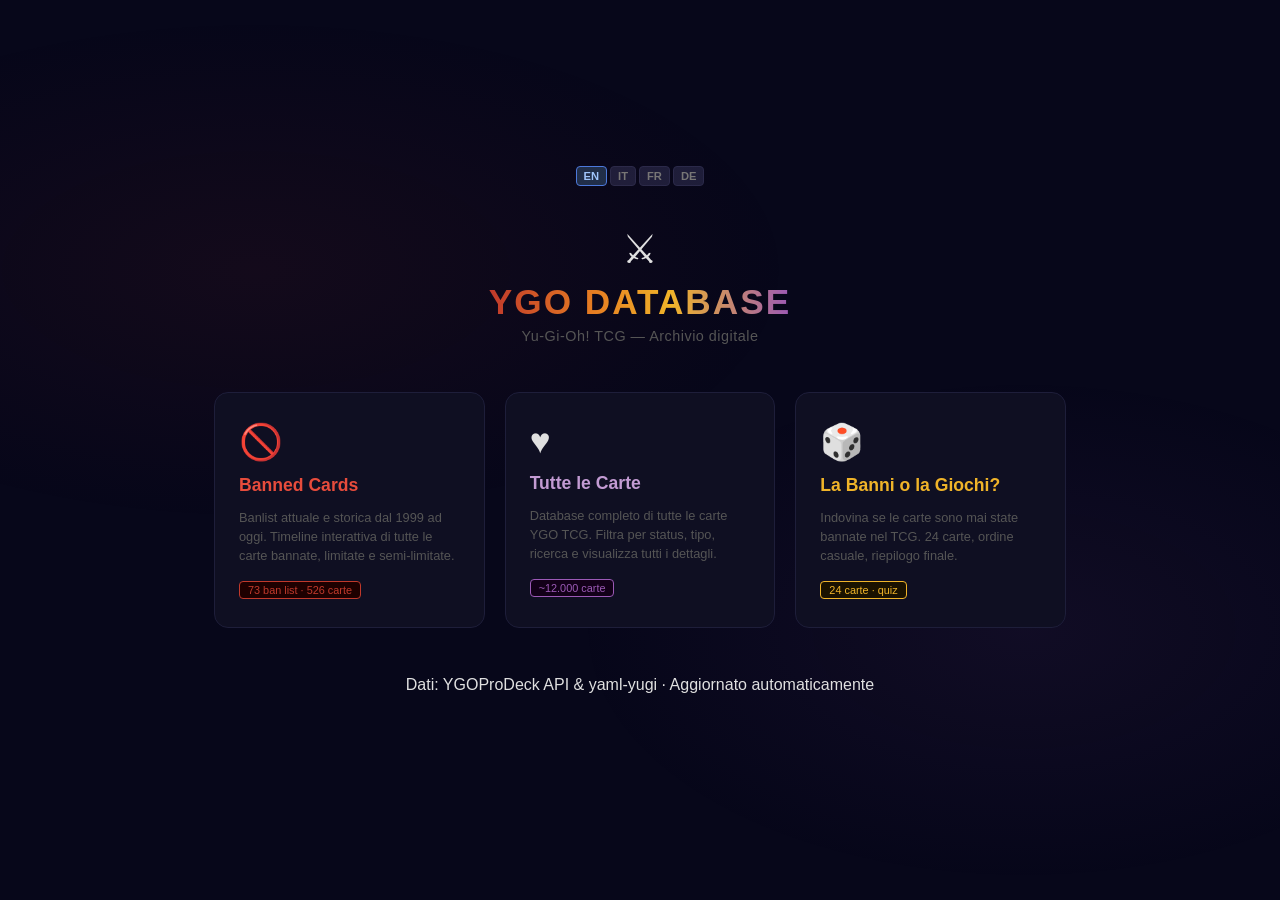
<file: index.html>
<!DOCTYPE html>
<html lang="it">
<head>
<meta charset="UTF-8">
<meta name="viewport" content="width=device-width, initial-scale=1.0">
<title>YGO Database</title>
<link rel="stylesheet" href="lang.css">
<style>
  * { box-sizing: border-box; margin: 0; padding: 0; }
  body {
    font-family: 'Segoe UI', sans-serif;
    background: #07071a;
    color: #e0e0e0;
    min-height: 100vh;
    display: flex; flex-direction: column;
    align-items: center; justify-content: center;
  }

  /* ── Background subtle pattern ── */
  body::before {
    content: '';
    position: fixed; inset: 0;
    background:
      radial-gradient(ellipse 60% 40% at 20% 30%, rgba(192,57,43,0.07) 0%, transparent 70%),
      radial-gradient(ellipse 50% 40% at 80% 70%, rgba(155,89,182,0.07) 0%, transparent 70%);
    pointer-events: none;
  }

  .container {
    width: 100%; max-width: 900px;
    padding: 40px 24px;
    display: flex; flex-direction: column; align-items: center; gap: 48px;
    position: relative;
  }

  /* ── Logo / title ── */
  .logo-area { text-align: center; }
  .logo-area .star { font-size: 2.5rem; margin-bottom: 10px; }
  .logo-area h1 {
    font-size: 2.2rem; font-weight: 800; letter-spacing: 2px;
    background: linear-gradient(90deg, #c0392b 0%, #e67e22 35%, #f0b429 60%, #9b59b6 100%);
    -webkit-background-clip: text; -webkit-text-fill-color: transparent; background-clip: text;
  }
  .logo-area p { color: #555; font-size: 0.9rem; margin-top: 6px; letter-spacing: 0.5px; }

  /* ── Cards grid ── */
  .sections {
    display: grid;
    grid-template-columns: repeat(auto-fit, minmax(240px, 1fr));
    gap: 20px; width: 100%;
  }

  .section-card {
    background: #0f0f22;
    border: 1px solid #1e1e3a;
    border-radius: 14px;
    padding: 28px 24px;
    text-decoration: none;
    color: inherit;
    display: flex; flex-direction: column; gap: 12px;
    transition: transform 0.18s, border-color 0.18s, box-shadow 0.18s;
    cursor: pointer;
    position: relative; overflow: hidden;
  }
  .section-card::before {
    content: '';
    position: absolute; inset: 0;
    opacity: 0; transition: opacity 0.18s;
    border-radius: 14px;
  }
  .section-card:hover { transform: translateY(-3px); }

  .section-card.banned::before  { background: radial-gradient(ellipse at top left, rgba(192,57,43,0.12), transparent 70%); }
  .section-card.cards::before   { background: radial-gradient(ellipse at top left, rgba(155,89,182,0.12), transparent 70%); }

  .section-card:hover::before   { opacity: 1; }
  .section-card.banned:hover  { border-color: #c0392b; box-shadow: 0 4px 24px rgba(192,57,43,0.18); }
  .section-card.cards:hover   { border-color: #9b59b6; box-shadow: 0 4px 24px rgba(155,89,182,0.18); }

  .section-icon { font-size: 2.2rem; }
  .section-name { font-size: 1.1rem; font-weight: bold; }
  .section-card.banned .section-name { color: #e74c3c; }
  .section-card.cards  .section-name { color: #c39bd3; }
  .section-desc { font-size: 0.8rem; color: #555; line-height: 1.5; }
  .section-tag {
    display: inline-block; margin-top: 4px;
    font-size: 0.68rem; padding: 2px 8px; border-radius: 4px;
    align-self: flex-start;
  }
  .section-card.banned .section-tag { background: #1e0000; color: #c0392b; border: 1px solid #c0392b; }
  .section-card.cards  .section-tag { background: #120018; color: #9b59b6; border: 1px solid #9b59b6; }

  /* ── Footer ── */
  .section-card.game::before   { background: radial-gradient(ellipse at top left, rgba(240,180,41,0.1), transparent 70%); }
  .section-card.game:hover  { border-color: #f0b429; box-shadow: 0 4px 24px rgba(240,180,41,0.18); }
  .section-card.game  .section-name { color: #f0b429; }
  .section-card.game  .section-tag  { background: #1a1200; color: #f0b429; border: 1px solid #f0b429; }
</style>
</head>
<body>
<div id="lang-wrap"><div id="lang-container"></div></div>

<div class="container">

  <div class="logo-area">
    <div class="star">&#9876;</div>
    <h1>YGO DATABASE</h1>
    <p>Yu-Gi-Oh! TCG — Archivio digitale</p>
  </div>

  <div class="sections">

    <a class="section-card banned" href="banlist_timeline.html">
      <div class="section-icon">&#128683;</div>
      <div class="section-name">Banned Cards</div>
      <div class="section-desc">
        Banlist attuale e storica dal 1999 ad oggi.
        Timeline interattiva di tutte le carte bannate, limitate e semi-limitate.
      </div>
      <span class="section-tag">73 ban list · 526 carte</span>
    </a>

    <a class="section-card cards" href="cards.html">
      <div class="section-icon">&#9829;</div>
      <div class="section-name">Tutte le Carte</div>
      <div class="section-desc">
        Database completo di tutte le carte YGO TCG.
        Filtra per status, tipo, ricerca e visualizza tutti i dettagli.
      </div>
      <span class="section-tag">~12.000 carte</span>
    </a>

    <a class="section-card game" href="game.html">
      <div class="section-icon">&#127922;</div>
      <div class="section-name">La Banni o la Giochi?</div>
      <div class="section-desc">
        Indovina se le carte sono mai state bannate nel TCG.
        24 carte, ordine casuale, riepilogo finale.
      </div>
      <span class="section-tag">24 carte · quiz</span>
    </a>

  </div>

  <footer>Dati: YGOProDeck API &amp; yaml-yugi · Aggiornato automaticamente</footer>

</div>

<script src="lang.js"></script>
<script>initLangSwitcher('lang-container');</script>
</body>
</html>
</file>
<file: lang.css>
/* YGO shared lang switcher styles — included by lang.js pages */
.ygo-lang-btn {
  background: #1e1e3a; color: #777; border: 1px solid #2a2a4a;
  border-radius: 4px; padding: 3px 7px; font-size: 0.7rem;
  cursor: pointer; transition: all 0.12s; font-weight: bold;
}
.ygo-lang-btn:hover { background: #2a2a4a; color: #ccc; }
.ygo-lang-btn.ygo-lang-active { background: #1e2e4a; border-color: #4a7adf; color: #a0c8ff; }
</file>
